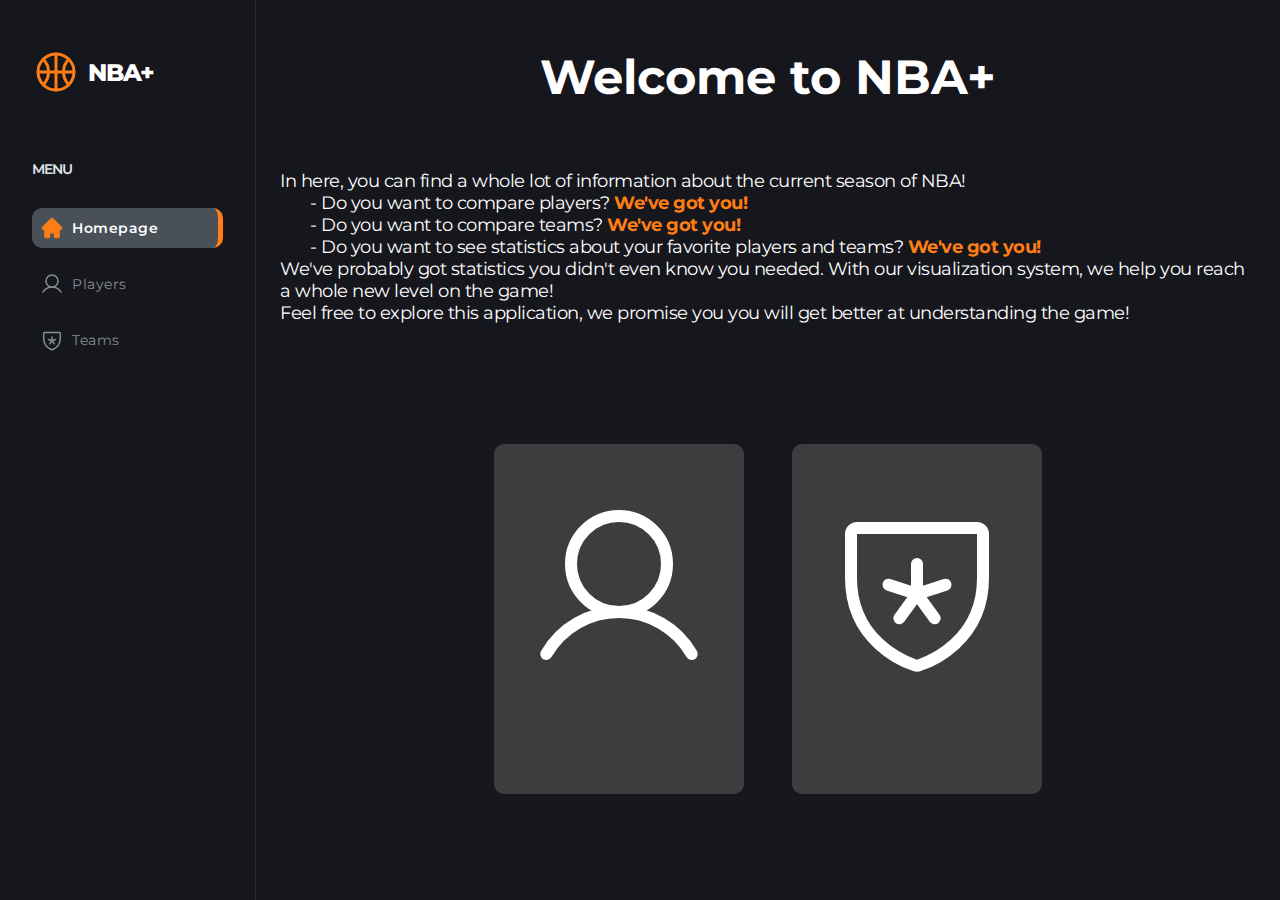
<file: Website/index.html>
<!DOCTYPE html>
<html lang="en">
  <head>
    <!-- Required meta tags -->
    <meta charset="utf-8" />
    <meta name="viewport" content="width=device-width, initial-scale=1" />

    <!-- Bootstrap CSS -->
    <link
      href="https://cdn.jsdelivr.net/npm/bootstrap@5.1.3/dist/css/bootstrap.min.css"
      rel="stylesheet"
      integrity="sha384-1BmE4kWBq78iYhFldvKuhfTAU6auU8tT94WrHftjDbrCEXSU1oBoqyl2QvZ6jIW3"
      crossorigin="anonymous"
    />

    <!-- MY CSS -->
    <link href="./CSS/globals.css" rel="stylesheet" />
    <link href="CSS/menu.css" rel="stylesheet" />
    <link href="CSS/homepage.css" rel="stylesheet" />
    <link href="CSS/breakpoints.css" rel="stylesheet" />

    <script type="text/javascript" src="http://d3js.org/d3.v6.js"></script>
    <title>NBA+</title>
  </head>
  <body onload="main('home')">
    <div class="main" id="body">
      <!-- GENERATED AUTOMATICALLY IN FILE renderMenu.js
        <nav>
        </nav>
      -->
      <main>
        <h1>Welcome to NBA<span>+</span></h1>
        <article class="introduction">
          <p>
            In here, you can find a whole lot of information about the current
            season of NBA!
          </p>
          <p class="list-paragraph">
            - Do you want to compare players? <span>We've got you!</span>
          </p>
          <p class="list-paragraph">
            - Do you want to compare teams? <span>We've got you!</span>
          </p>
          <p class="list-paragraph">
            - Do you want to see statistics about your favorite players and
            teams?
            <span>We've got you!</span>
          </p>
          <p>
            We've probably got statistics you didn't even know you needed. With
            our visualization system, we help you reach a whole new level on the
            game!
          </p>
          <p>
            Feel free to explore this application, we promise you you will get
            better at understanding the game!
          </p>
        </article>

        <div class="homepage-cards">
          <a
            class="card"
            id="players_card"
            title="Click to see Players"
            href="./players.html"
          >
            <svg
              xmlns="http://www.w3.org/2000/svg"
              width="192"
              height="192"
              fill="currentColor"
              viewBox="0 0 256 256"
            >
              <rect width="256" height="256" fill="none"></rect>
              <circle
                cx="128"
                cy="96"
                r="64"
                fill="none"
                stroke="currentColor"
                stroke-miterlimit="10"
                stroke-width="16"
              ></circle>
              <path
                d="M31,216a112,112,0,0,1,194,0"
                fill="none"
                stroke="currentColor"
                stroke-linecap="round"
                stroke-linejoin="round"
                stroke-width="16"
              ></path>
            </svg>
          </a>
          <a
            class="card"
            id="teams_card"
            title="Click to see Teams"
            href="./teams.html"
          >
            <svg
              xmlns="http://www.w3.org/2000/svg"
              width="192"
              height="192"
              fill="currentColor"
              viewBox="0 0 256 256"
            >
              <rect width="256" height="256" fill="none"></rect>
              <path
                d="M40,114.7V56a8,8,0,0,1,8-8H208a8,8,0,0,1,8,8v58.7c0,84-71.3,111.8-85.5,116.5a7.2,7.2,0,0,1-5,0C111.3,226.5,40,198.7,40,114.7Z"
                fill="none"
                stroke="currentColor"
                stroke-linecap="round"
                stroke-linejoin="round"
                stroke-width="16"
              ></path>
              <line
                x1="128"
                y1="96"
                x2="128"
                y2="136"
                fill="none"
                stroke="currentColor"
                stroke-linecap="round"
                stroke-linejoin="round"
                stroke-width="16"
              ></line>
              <line
                x1="90"
                y1="123.6"
                x2="128"
                y2="136"
                fill="none"
                stroke="currentColor"
                stroke-linecap="round"
                stroke-linejoin="round"
                stroke-width="16"
              ></line>
              <line
                x1="104.5"
                y1="168.4"
                x2="128"
                y2="136"
                fill="none"
                stroke="currentColor"
                stroke-linecap="round"
                stroke-linejoin="round"
                stroke-width="16"
              ></line>
              <line
                x1="151.5"
                y1="168.4"
                x2="128"
                y2="136"
                fill="none"
                stroke="currentColor"
                stroke-linecap="round"
                stroke-linejoin="round"
                stroke-width="16"
              ></line>
              <line
                x1="166"
                y1="123.6"
                x2="128"
                y2="136"
                fill="none"
                stroke="currentColor"
                stroke-linecap="round"
                stroke-linejoin="round"
                stroke-width="16"
              ></line>
            </svg>
          </a>
        </div>
      </main>
    </div>

    <!-- BOOTSTRAP -->
    <!-- Option 1: Bootstrap Bundle with Popper -->
    <script
      src="https://cdn.jsdelivr.net/npm/bootstrap@5.1.3/dist/js/bootstrap.bundle.min.js"
      integrity="sha384-ka7Sk0Gln4gmtz2MlQnikT1wXgYsOg+OMhuP+IlRH9sENBO0LRn5q+8nbTov4+1p"
      crossorigin="anonymous"
    ></script>

    <!-- MY JS -->
    <script src="./JS/homepage.js"></script>
    <script src="./JS/renderMenu.js"></script>
    <script src="./JS/script.js" lang="javascript"></script>
  </body>
</html>
</file>
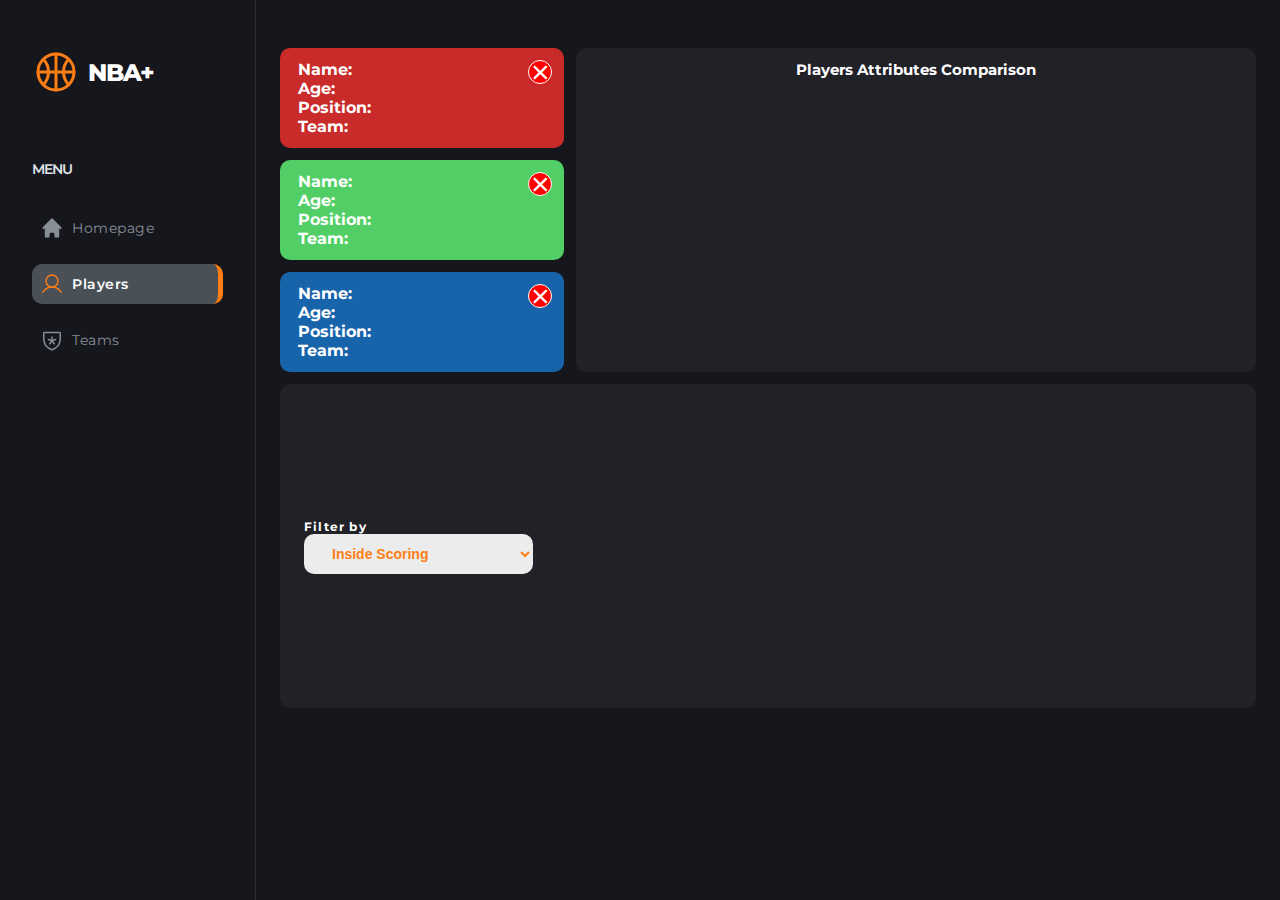
<file: Website/player.html>
<!DOCTYPE html>
<html lang="en">
  <head>
    <!-- Required meta tags -->
    <meta charset="utf-8" />
    <meta name="viewport" content="width=device-width, initial-scale=1" />

    <!-- Bootstrap CSS -->
    <link
      href="https://cdn.jsdelivr.net/npm/bootstrap@5.1.3/dist/css/bootstrap.min.css"
      rel="stylesheet"
      integrity="sha384-1BmE4kWBq78iYhFldvKuhfTAU6auU8tT94WrHftjDbrCEXSU1oBoqyl2QvZ6jIW3"
      crossorigin="anonymous"
    />

    <!-- MY CSS -->
    <link href="./CSS/globals.css" rel="stylesheet" />
    <link href="CSS/menu.css" rel="stylesheet" />
    <link href="CSS/player.css" rel="stylesheet" />
    <link href="CSS/breakpoints.css" rel="stylesheet" />

    <script type="text/javascript" src="http://d3js.org/d3.v6.js"></script>
    <title>NBA+</title>
  </head>
  <body onload="main('player')">
    <div class="main" id="body">
      <!-- GENERATED AUTOMATICALLY IN FILE renderMenu.js
        <nav>
        </nav>
      -->
      <main class="player_main" id="player_main">
        <section class="players_compare_section">
          <ul id="player_attributes" class="player_attributes first">
            <li><p id="player1_name">Name:</p></li>
            <li><p id="player1_age">Age:</p></li>
            <li><p id="player1_position">Position:</p></li>
            <li><p id="player1_team">Team:</p></li>
            <li>
              <button id="player1_remove" class="player_remove">&times;</button>
            </li>
          </ul>
          <ul id="player2_attributes" class="player_attributes second">
            <li><p id="player2_name">Name:</p></li>
            <li><p id="player2_age">Age:</p></li>
            <li><p id="player2_position">Position:</p></li>
            <li><p id="player2_team">Team:</p></li>
            <li>
              <button id="player2_remove" class="player_remove">&times;</button>
            </li>
          </ul>
          <ul id="player3_attributes" class="player_attributes third">
            <li><p id="player3_name">Name:</p></li>
            <li><p id="player3_age">Age:</p></li>
            <li><p id="player3_position">Position:</p></li>
            <li><p id="player3_team">Team:</p></li>
            <li>
              <button id="player3_remove" class="player_remove">&times;</button>
            </li>
          </ul>
          <section class="radarPlot">
            <h2>Players Attributes Comparison</h2>
            <div id="radarPlotContainer"></div>
          </section>
          <section class="barPlot">
            <h2 id="barPlotTitle"></h2>

            <div class="barPlotFilter">
              <p>Filter by</p>
              <select id="barPlotFilter" class="filterSelect">
                <option value="insideScoring">Inside Scoring</option>
                <option value="outsideScoring">Outside Scoring</option>
                <option value="freeThrow">Free Throw</option>
                <option value="playmaking">Playmaking</option>
                <option value="rebounding">Rebounding</option>
                <option value="blocking">Blocking</option>
                <option value="stealing">Stealing</option>
              </select>
            </div>

            <div id="barPlot"></div>
          </section>
          <!-- <section class="courtPlot">
            <h2>Courts</h2>
            <div id="player1_court" class="player_court first"></div>
            <div id="player2_court" class="player_court second"></div>
            <div id="player3_court" class="player_court third"></div>
          </section> -->
        </section>
      </main>

      <!-- Modal -->
      <div class="modal" id="modal">
        <div class="modal-header">
          <div class="title">Add Player to compare</div>
          <button data-close-button class="close-button">&times;</button>
        </div>
        <div class="modal-body">
          <form autocomplete="off" class="autocompleteForm">
            <input
              class="player_input"
              placeholder="Search by player name..."
              type="text"
              id="player_modal_input"
            />
            <ul class="players_list" id="players_modal_list"></ul>
          </form>
        </div>
      </div>
      <div id="overlay"></div>
    </div>

    <!-- BOOTSTRAP -->
    <!-- Option 1: Bootstrap Bundle with Popper -->
    <script
      src="https://cdn.jsdelivr.net/npm/bootstrap@5.1.3/dist/js/bootstrap.bundle.min.js"
      integrity="sha384-ka7Sk0Gln4gmtz2MlQnikT1wXgYsOg+OMhuP+IlRH9sENBO0LRn5q+8nbTov4+1p"
      crossorigin="anonymous"
    ></script>

    <!-- MY JS -->
    <script src="./JS/renderMenu.js"></script>
    <script src="./data/teamsData.js"></script>
    <script src="./data/playersData.js"></script>
    <script src="./JS/player.js"></script>
    <script src="./JS/players.js"></script>
    <script src="./JS/draw.js"></script>
    <script src="./JS/script.js" lang="javascript"></script>
  </body>
</html>
</file>
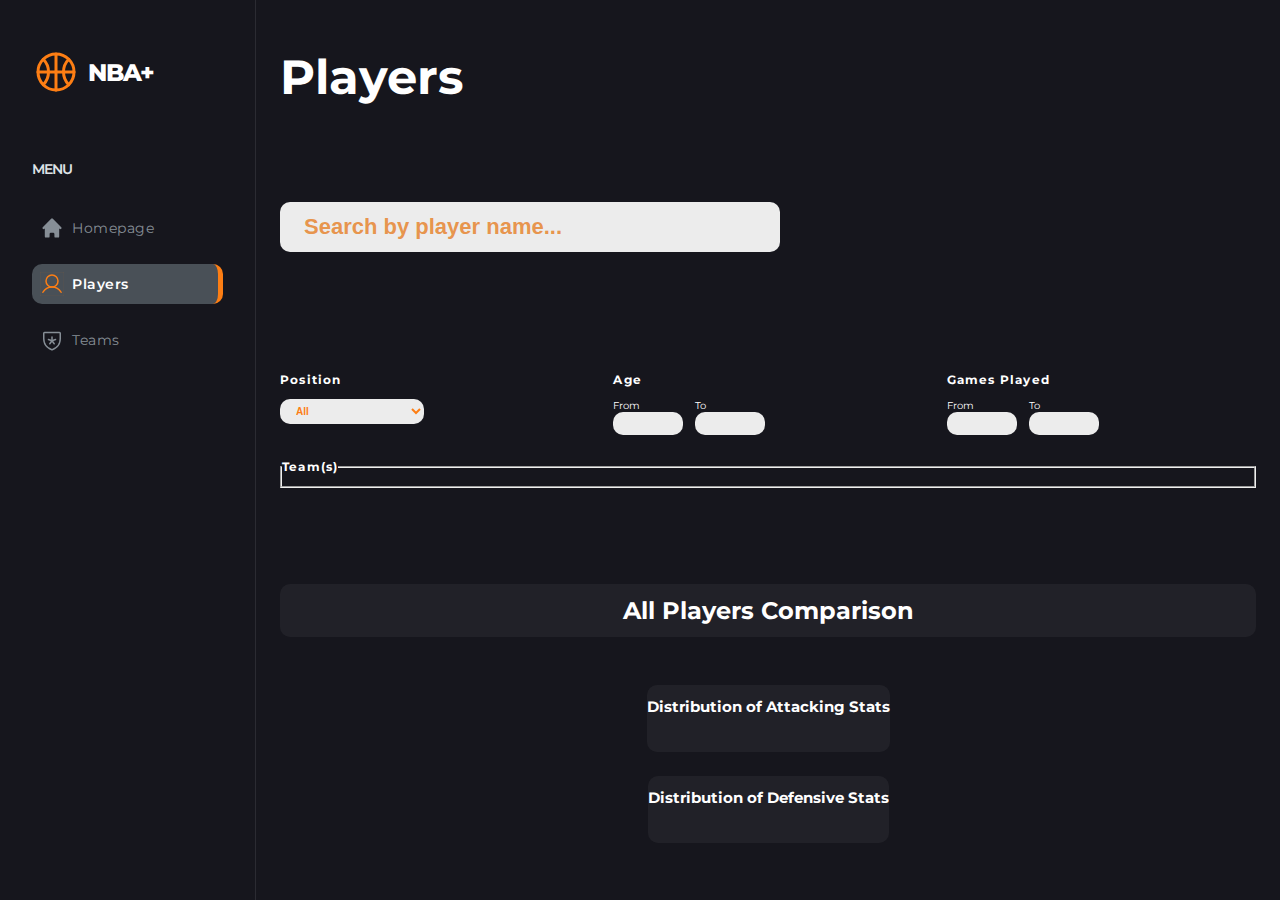
<file: Website/players.html>
<!DOCTYPE html>
<html lang="en">
  <head>
    <!-- Required meta tags -->
    <meta charset="utf-8" />
    <meta name="viewport" content="width=device-width, initial-scale=1" />

    <!-- Bootstrap CSS -->
    <link
      href="https://cdn.jsdelivr.net/npm/bootstrap@5.1.3/dist/css/bootstrap.min.css"
      rel="stylesheet"
      integrity="sha384-1BmE4kWBq78iYhFldvKuhfTAU6auU8tT94WrHftjDbrCEXSU1oBoqyl2QvZ6jIW3"
      crossorigin="anonymous"
    />

    <!-- MY CSS -->
    <link href="./CSS/globals.css" rel="stylesheet" />
    <link href="CSS/menu.css" rel="stylesheet" />
    <link href="CSS/players.css" rel="stylesheet" />
    <link href="CSS/breakpoints.css" rel="stylesheet" />

    <script type="text/javascript" src="http://d3js.org/d3.v6.js"></script>
    <title>NBA+</title>
  </head>
  <body onload="main('players')">
    <div class="main" id="body">
      <!-- GENERATED AUTOMATICALLY IN FILE renderMenu.js
        <nav>
        </nav>
      -->
      <main>
        <h1>Players</h1>
        <form autocomplete="off" class="autocompleteForm">
          <input
            class="player_input"
            placeholder="Search by player name..."
            type="text"
            id="player_input"
          />
          <ul class="players_list" id="players_list"></ul>
        </form>
        <section class="allPlayersComparisons">
          <div class="parallelFilters">
            <div>
              <p>Position</p>
              <select id="parallelPosition">
                <option value="all">All</option>
                <option value="C">Center (C)</option>
                <option value="PF">Power Forward (PF)</option>
                <option value="SF">Small Forward (SF)</option>
                <option value="PG">Point Guard (PG)</option>
                <option value="SG">Shooting Guard (SG)</option>
              </select>
            </div>

            <div class="numberInput">
              <p>Age</p>
              <div>
                <div>
                  <p>From</p>
                  <input type="number" id="min_age" min="0" />
                </div>
                <div>
                  <p>To</p>
                  <input type="number" id="max_age" max="150" />
                </div>
              </div>
            </div>

            <div class="numberInput">
              <p>Games Played</p>
              <div>
                <div>
                  <p>From</p>
                  <input type="number" id="min_games" min="0" />
                </div>
                <div>
                  <p>To</p>
                  <input type="number" id="max_games" max="150" />
                </div>
              </div>
            </div>

            <div>
              <fieldset id="parallelTeam">
                <legend>Team(s)</legend>
              </fieldset>
            </div>
          </div>

          <section class="paralelPlayersSection" style="position: relative">
            <h2>All Players Comparison</h2>
            <div id="paralelPlayers"></div>
          </section>
          <section class="boxPlotSection">
            <div>
              <h2>Distribution of Attacking Stats</h2>
              <div id="boxPlotAttack"></div>
            </div>

            <div>
              <h2>Distribution of Defensive Stats</h2>
              <div id="boxPlotDefense"></div>
            </div>
          </section>
        </section>
      </main>
    </div>

    <!-- BOOTSTRAP -->
    <!-- Option 1: Bootstrap Bundle with Popper -->
    <script
      src="https://cdn.jsdelivr.net/npm/bootstrap@5.1.3/dist/js/bootstrap.bundle.min.js"
      integrity="sha384-ka7Sk0Gln4gmtz2MlQnikT1wXgYsOg+OMhuP+IlRH9sENBO0LRn5q+8nbTov4+1p"
      crossorigin="anonymous"
    ></script>

    <!-- MY JS -->
    <script src="./JS/renderMenu.js"></script>
    <script src="./JS/players.js"></script>
    <script src="./data/teamsData.js"></script>
    <script src="./JS/script.js" lang="javascript"></script>
  </body>
</html>
</file>
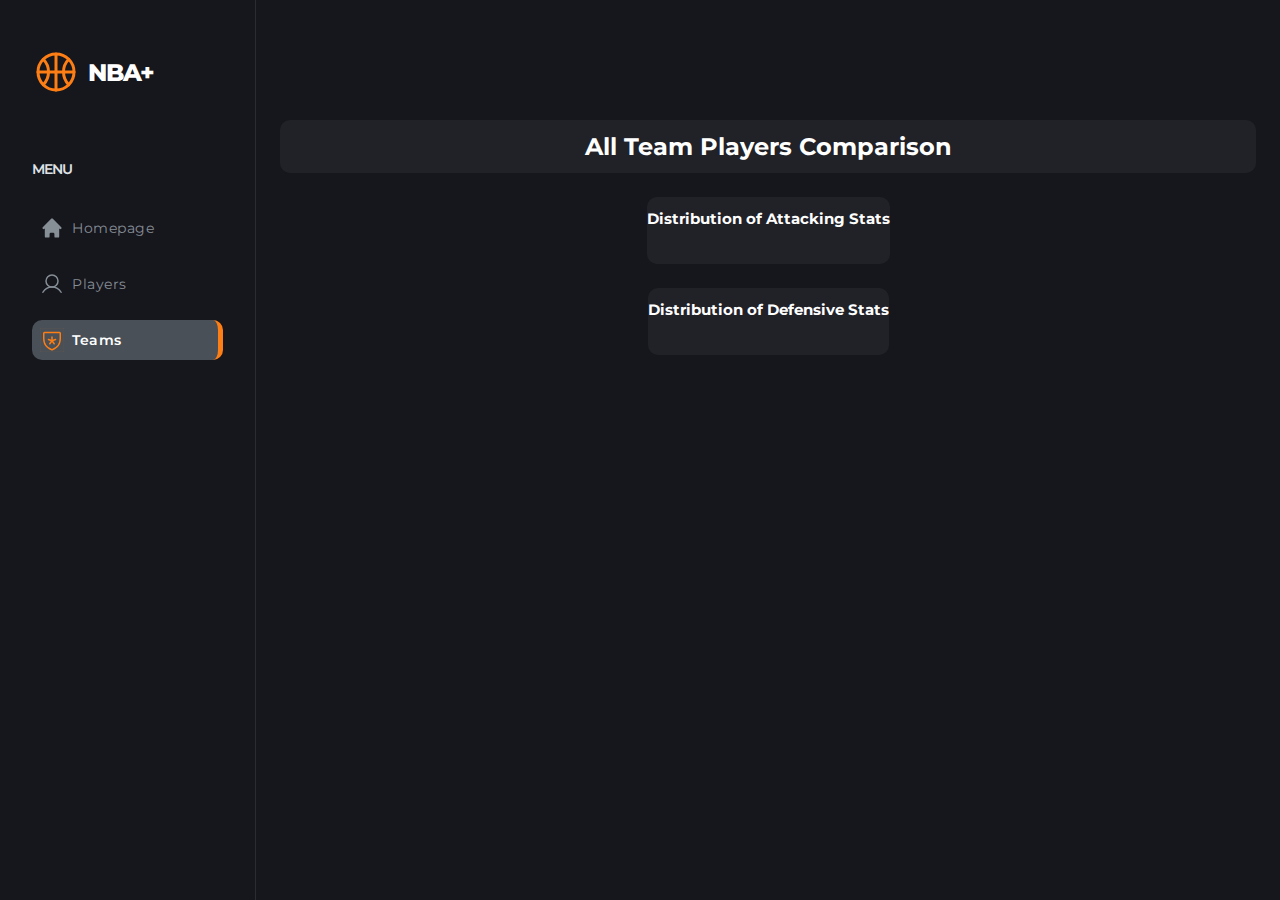
<file: Website/team.html>
<!DOCTYPE html>
<html lang="en">
  <head>
    <!-- Required meta tags -->
    <meta charset="utf-8" />
    <meta name="viewport" content="width=device-width, initial-scale=1" />

    <!-- Bootstrap CSS -->
    <link
      href="https://cdn.jsdelivr.net/npm/bootstrap@5.1.3/dist/css/bootstrap.min.css"
      rel="stylesheet"
      integrity="sha384-1BmE4kWBq78iYhFldvKuhfTAU6auU8tT94WrHftjDbrCEXSU1oBoqyl2QvZ6jIW3"
      crossorigin="anonymous"
    />

    <!-- MY CSS -->
    <link href="./CSS/globals.css" rel="stylesheet" />
    <link href="CSS/menu.css" rel="stylesheet" />
    <link href="CSS/team.css" rel="stylesheet" />
    <link href="CSS/breakpoints.css" rel="stylesheet" />

    <script type="text/javascript" src="http://d3js.org/d3.v6.js"></script>
    <title>NBA+</title>
  </head>
  <body onload="main('team')">
    <div class="main" id="body">
      <!-- GENERATED AUTOMATICALLY IN FILE renderMenu.js
        <nav>
        </nav>
      -->

      <main class="team_main" id="team_main">
        <section id="teamInfoDiv" class="teamInfoDiv"></section>
        <section class="paralelPlayersSection" style="position: relative">
          <h2>All Team Players Comparison</h2>
          <div id="team_line_graph_id"></div>
        </section>
        <section class="boxPlotSection">
          <div>
            <h2>Distribution of Attacking Stats</h2>
            <div id="boxPlotAttackTeam"></div>
          </div>

          <div>
            <h2>Distribution of Defensive Stats</h2>
            <div id="boxPlotDefenseTeam"></div>
          </div>
        </section>
      </main>
    </div>

    <!-- BOOTSTRAP -->
    <!-- Option 1: Bootstrap Bundle with Popper -->
    <script
      src="https://cdn.jsdelivr.net/npm/bootstrap@5.1.3/dist/js/bootstrap.bundle.min.js"
      integrity="sha384-ka7Sk0Gln4gmtz2MlQnikT1wXgYsOg+OMhuP+IlRH9sENBO0LRn5q+8nbTov4+1p"
      crossorigin="anonymous"
    ></script>

    <!-- MY JS -->
    <script src="./JS/renderMenu.js"></script>
    <script src="./data/teamsData.js"></script>
    <script src="./JS/team.js"></script>
    <script src="./data/teamData.js"></script>
    <script src="./JS/draw.js"></script>
    <script src="./JS/script.js" lang="javascript"></script>
  </body>
</html>
</file>
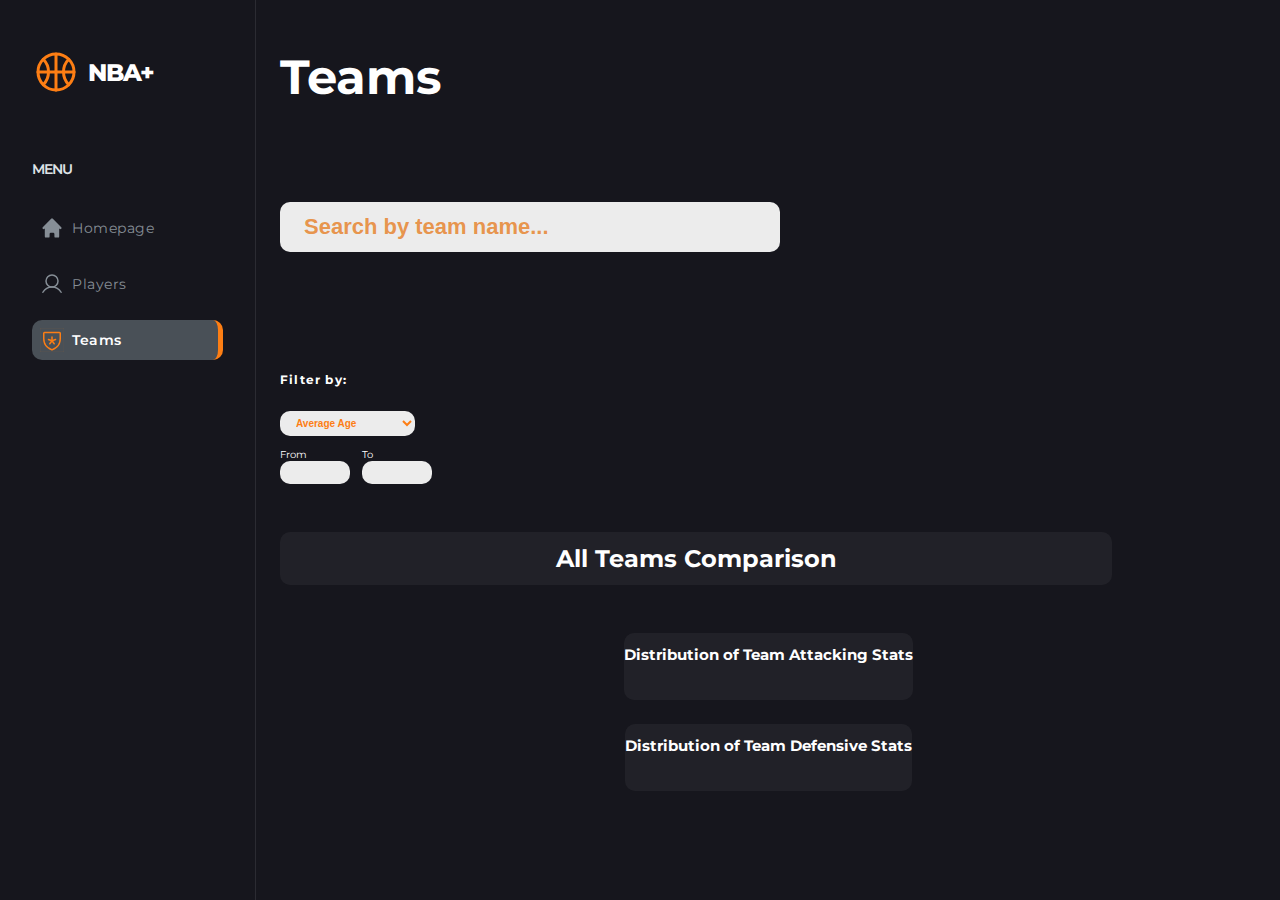
<file: Website/teams.html>
<!DOCTYPE html>
<html lang="en">
  <head>
    <!-- Required meta tags -->
    <meta charset="utf-8" />
    <meta name="viewport" content="width=device-width, initial-scale=1" />

    <!-- Bootstrap CSS -->
    <link
      href="https://cdn.jsdelivr.net/npm/bootstrap@5.1.3/dist/css/bootstrap.min.css"
      rel="stylesheet"
      integrity="sha384-1BmE4kWBq78iYhFldvKuhfTAU6auU8tT94WrHftjDbrCEXSU1oBoqyl2QvZ6jIW3"
      crossorigin="anonymous"
    />

    <!-- MY CSS -->
    <link href="./CSS/globals.css" rel="stylesheet" />
    <link href="CSS/menu.css" rel="stylesheet" />
    <link href="CSS/teams.css" rel="stylesheet" />
    <link href="CSS/breakpoints.css" rel="stylesheet" />

    <script type="text/javascript" src="http://d3js.org/d3.v6.js"></script>
    <title>NBA+</title>
  </head>
  <body onload="main('teams')">
    <div class="main" id="body">
      <!-- GENERATED AUTOMATICALLY IN FILE renderMenu.js
        <nav>
        </nav>
      -->
      <main>
        <h1>Teams</h1>
        <form autocomplete="off" class="autocompleteForm">
          <input
            class="team_input"
            placeholder="Search by team name..."
            type="text"
            id="team_input"
          />
          <ul class="team_list" id="team_list"></ul>
        </form>
        <section class="allTeamsComparison">
          <div id="teamsFilters" class="teamsFilters">
            <p>Filter by:</p>
            <select id="filter_selection">
              <option value="Age">Average Age</option>
              <option value="PTS">Average Points</option>
              <option value="BLK">Average Blocks</option>
              <option value="AST">Average Assists</option>
              <option value="TOV">Average Turnovers</option>
              <option value="TRB">Average Rebounds</option>
            </select>

            <div class="numberInput">
              <div>
                <div>
                  <p>From</p>
                  <input type="number" id="from_field" min="0" />
                </div>
                <div>
                  <p>To</p>
                  <input type="number" id="to_field" max="150" />
                </div>
              </div>
            </div>
          </div>
          <section class="paralelTeamsSection" style="position: relative">
            <h2>All Teams Comparison</h2>
            <div id="team_line_graph_id"></div>
          </section>
          <section class="boxPlotSection">
            <div>
              <h2>Distribution of Team Attacking Stats</h2>
              <div id="off_div"></div>
            </div>

            <div>
              <h2>Distribution of Team Defensive Stats</h2>
              <div id="def_div"></div>
            </div>
          </section>
        </section>
      </main>
    </div>

    <!-- BOOTSTRAP -->
    <!-- Option 1: Bootstrap Bundle with Popper -->
    <script
      src="https://cdn.jsdelivr.net/npm/bootstrap@5.1.3/dist/js/bootstrap.bundle.min.js"
      integrity="sha384-ka7Sk0Gln4gmtz2MlQnikT1wXgYsOg+OMhuP+IlRH9sENBO0LRn5q+8nbTov4+1p"
      crossorigin="anonymous"
    ></script>

    <!-- MY JS -->
    <script src="./JS/renderMenu.js"></script>
    <script src="./data/teamsData.js"></script>
    <script src="./data/teamData.js"></script>
    <script src="./JS/teams.js"></script>
    <script src="./JS/draw.js"></script>

    <script src="./JS/script.js" lang="javascript"></script>
  </body>
</html>
</file>
<file: Website/CSS/globals.css>
@import url("https://fonts.googleapis.com/css2?family=Montserrat:wght@400;500;600;700;800;900&display=swap");

/*
SPACING SYSTEM (px)
2 / 4 / 8 / 12 / 16 / 24 / 32 / 48 / 64 / 80 / 96 / 128

FONT SIZE SYSTEM (px)
10 / 12 / 14 / 16 / 18 / 20 / 24 / 30 / 36 / 44 / 52 / 62 / 74 / 86 / 98

main color: #fd7e14;
secondary color: #444;
background color: #212529;
*/

/* RESET */

*,
*::after,
*::before {
  margin: 0;
  padding: 0;
  box-sizing: border-box;
}

html {
  /*
  1rem -> 10px. By default this value is defined by each browser, and usually it is 16px
  font-size: 10px; -> This is not correct to do, because there are users that might have to increase the default value from 16px to something bigger,
                      and this way we are not allowing them, we are having a static value of 10px
  Instead:
  10px / 16px = 0.625 = 62.5% 
  */

  font-size: 62.5%;

  /* In the media queries, if we use propertys with rem, we then have only to change html font-size, instead of all the properties */

  /* Only works if there is nothing positioned absolutely in the body */
  overflow-x: hidden;
  scroll-behavior: smooth; /*Works only on chrome and firefox */
}

body {
  font-family: "Montserrat", sans-serif;
  color: #444;
  background-color: #16161d;
  min-width: 77rem;
}

.main {
  display: grid;
  grid-template-columns: 20% 1fr;
  min-height: 100vh;
}

main {
  padding: 4.8rem 2.4rem;
}

/* Modal */

.modal {
  position: fixed;
  top: 50%;
  left: 50%;
  transform: translate(-50%, -50%) scale(0);
  transition: 200ms ease-in-out;
  border: 1px solid black;
  border-radius: 1rem;
  z-index: 10;
  background-color: #222227;
  width: 80vw;
  min-width: 35rem;
  height: 50vh;
  display: block;
  overflow-y: auto;
}

.modal.active {
  transform: translate(-50%, -50%) scale(1);
}

.modal-header {
  padding: 1rem 1.5rem;
  display: flex;
  justify-content: space-between;
  align-items: center;
  border-bottom: 1px solid black;
}

.modal-header .title {
  font-size: 1.8rem;
  font-weight: bold;
  color: #fff;
}

.modal-header .close-button {
  cursor: pointer;
  border: none;
  outline: none;
  background: none;
  font-size: 1.8rem;
  font-weight: bold;
  color: #fff;
}

.modal-body {
  padding: 2.4rem 1.5rem;
}

#overlay {
  position: fixed;
  opacity: 0;
  transition: 200ms ease-in-out;
  top: 0;
  left: 0;
  right: 0;
  bottom: 0;
  background-color: rgba(0, 0, 0, 0.5);
  pointer-events: none;
}

#overlay.active {
  opacity: 1;
  pointer-events: all;
}
</file>
<file: Website/CSS/menu.css>
nav {
  grid-row: 1 / -1;
  border-right: 1px solid rgba(234, 237, 240, 0.1);
}

.sidemenu {
  padding: 4.8rem 3.2rem;
  display: flex;
  flex-direction: column;
  justify-content: center;
  align-items: flex-start;
}

.logo {
  width: 100%;
  margin-bottom: 6.4rem;
  display: flex;
  align-items: center;
  gap: 8px;
  cursor: pointer;
}

.logo-name {
  color: #fff;
  font-weight: 800;
  font-size: 24px;
  margin: 0;
  letter-spacing: -1px;
}

.menu {
  margin-bottom: 4.8rem;
  width: 100%;
}

.general {
  width: 100%;
}

.sub-menu-title {
  font-size: 1.4rem;
  color: #dee2e6;
  font-weight: 600;
  letter-spacing: -1px;
  margin-bottom: 3rem;
}

ul {
  padding-left: 0;
  list-style: none;
}

.menu-option {
  text-decoration: none;
  display: flex;
  gap: 8px;
  align-items: center;
  color: #868e96;
  font-size: 1.4rem;
  letter-spacing: 0.5px;
  margin-bottom: 1.6rem;
  padding: 0.8rem;
  cursor: pointer;
  border-radius: 1rem;
}

.menu-option svg {
  width: 2.4rem;
  height: 2.4rem;
  fill: #868e96;
}

.menu-option:hover {
  background-color: #495057;
  color: #fff;
}

.option--active {
  font-weight: 600;
  color: #fff;
  border-right: 5px solid #fd7e14;
  background-color: #495057;
}

.option--active svg {
  fill: #fd7e14;
  stroke: #fd7e14;
  color: #fd7e14;
}
</file>
<file: Website/CSS/homepage.css>
@import url("https://fonts.googleapis.com/css2?family=Lato:wght@700;900&display=swap");

main > h1 {
  color: #fff;
  font-size: 4.8rem;
  text-align: center;
  font-weight: bold;
  margin-bottom: 6.4rem;
}

.introduction {
  margin-bottom: 12rem;
}

.introduction > h1 > span {
  color: #fd7e14;
}

.introduction > p {
  color: #fff;
  font-size: 1.8rem;
  letter-spacing: -0.5px;
}

.introduction > p.list-paragraph {
  margin-left: 3rem;
}

.introduction > p > span {
  color: #fd7e14;
  font-weight: bold;
}

.homepage-cards {
  display: flex;
  justify-content: center;
  align-items: center;
  gap: 4.8rem;
}

.card:link,
.card:visited {
  padding: 2.4rem 1.2rem;
  border-radius: 1rem;
  background-color: #3d3d3d;
  color: #fff;
  text-align: center;
  font-size: 2.4rem;
  font-weight: bold;
  width: 25rem;
  height: 35rem;
  text-decoration: none;
  font-size: 2.4rem;
  transition: all 0.3s;
}

.card:hover,
.card:active {
  color: #fd7e14;
}

.card > svg {
  margin: 2.4rem auto;
}
</file>
<file: Website/CSS/breakpoints.css>
/*Below 1685px */
@media (max-width: 105em) {
  .player_attributes {
    grid-column: span 3;
  }

  .player_attributes.first {
    grid-row: 1/3;
  }
  .player_attributes.second {
    grid-row: 3/5;
  }
  .player_attributes.third {
    grid-row: 5/7;
  }

  .radarPlot {
    grid-column: 4 / 11;
    grid-row: 1 / 7;
    gap: 0;
  }

  .barPlot {
    grid-column: 1 / 11;
    grid-row: 7 / 13;
  }
}

/*Below 1344px (Smaller computers) */
@media (max-width: 84em) {
  .allPlayersComparisons {
    display: flex;
    flex-direction: column;
  }

  .paralelPlayersSection > div {
    width: 65vw;
    overflow-x: auto;
  }

  .boxPlotSection {
    grid-template-columns: 1fr;
    place-items: center;
  }

  .parallelFilters {
    display: grid;
    grid-template-columns: repeat(3, 1fr);
    gap: 2.4rem;
  }

  .parallelFilters > :last-child {
    grid-column: 1 / 4;
    margin-bottom: 4.8rem;
  }

  .parallelFilters > :last-child > fieldset {
    display: grid;
    grid-template-columns: repeat(5, 1fr);
    column-gap: 1.2rem;
  }

  .parallelFilters > :last-child > fieldset > legend {
    grid-column: 1 / 6;
  }

  .allTeamsComparison {
    display: flex;
    flex-direction: column;
  }

  .paralelTeamsSection {
    width: 65vw;
    overflow-x: auto;
  }

  .team_main {
    display: flex;
    flex-direction: column;
  }

  .team_main > .teamInfoDiv {
    justify-content: center;
    align-items: center;
    margin-bottom: 4.8rem;
  }
}

/*Below 1200px (Tablets on horizontal) */
@media (max-width: 75em) {
  .main {
    grid-template-columns: 22rem 1fr;
  }

  .player_attributes {
    grid-column: span 3;
    padding: 0.6rem 1rem;
    font-size: 1.2rem;
  }

  .player_attributes.first {
    grid-row: 1/3;
  }
  .player_attributes.second {
    grid-row: 1/3;
  }
  .player_attributes.third {
    grid-row: 1/3;
  }

  .radarPlot {
    grid-column: 1 / 11;
    grid-row: 3 / 8;
  }

  .barPlot {
    grid-column: 1 / 11;
    grid-row: 8 / 13;
    grid-template-columns: 1fr;
  }

  .barPlot > h2 {
    grid-column: 1;
  }
}

/*Below 944px (Tablets on vertical) */
@media (max-width: 59em) {
  .teams_list {
    grid-template-columns: repeat(3, 1fr);
  }

  .parallelFilters > :last-child > fieldset {
    grid-template-columns: repeat(3, 1fr);
  }

  .parallelFilters > :last-child > fieldset > legend {
    grid-column: 1 / 4;
  }
}

/*Below 784px (Smaller Tablets) */
@media (max-width: 49em) {
  .teams_list {
    grid-template-columns: repeat(2, 1fr);
  }
}

/*Below 560px (Phones) */
@media (max-width: 35em) {
}
</file>
<file: Website/CSS/player.css>
.player_main > h1 {
  font-size: 3.2rem;
  margin-bottom: 4.8rem;
  color: #fff;
}

.players_compare_section {
  display: grid;
  grid-template-columns: repeat(10, 1fr);
  grid-template-rows: repeat(12, 1fr);
  gap: 1.2rem;
}

.radarPlot {
  position: relative;
  grid-column: 7 / 11;
  grid-row: 1 / 13;
  background-color: #d3d3d310;
  border-radius: 1rem;
  padding: 1.2rem 2.4rem;
  color: #fff;
  fill: #fff;
  display: flex;
  flex-direction: column;
  align-items: center;
  gap: 4.8rem;
}

.barPlot {
  position: relative;
  grid-column: 1 / 7;
  grid-row: 6 / 13;
  background-color: #d3d3d310;
  border-radius: 1rem;
  padding: 1.2rem 2.4rem;
  color: #fff;
  fill: #fff;
  display: grid;
  grid-template-columns: 1fr 3fr;
  column-gap: 1.2rem;
  row-gap: 4.8rem;
}

.barPlot > h2 {
  grid-column: 1 / 3;
}

#barPlot > svg {
  display: block;
  margin: 0 auto;
}

#radarPlotContainer {
  display: flex;
  flex-direction: column;
  justify-content: center;
  align-items: center;
}

.player_attributes {
  padding: 1.2rem 1.8rem;
  border-radius: 1rem;
  color: #fff;
  font-size: 1.6rem;
  grid-column: span 2;
  grid-row: 1/6;
  position: relative;
}

.player_attributes .player_remove {
  background-color: red;
  border: 1px solid #fff;
  color: #fff;
  font-size: 3.2rem;
  border-radius: 100%;
  height: 2.4rem;
  width: 2.4rem;
  display: flex;
  justify-content: center;
  align-items: center;
  position: absolute;
  top: 1.2rem;
  right: 1.2rem;
}

.player_attributes.first {
  background-color: #c92a2a;
}
.player_attributes.second {
  background-color: #51cf66;
}
.player_attributes.third {
  background-color: #1864ab;
}

.player_attributes > li > p {
  font-weight: bold;
}

.player_attributes > li > p > span {
  font-weight: normal;
  margin-left: 1rem;
}

.player_attributes > li > p > a {
  font-weight: normal;
  margin-left: 1rem;
}

.player_attributes > li > p > a:link,
.player_attributes > li > p > a:visited {
  font-weight: normal;
  margin-left: 1rem;
  text-decoration: underline;
  transition: all 0.3s;
  color: #fff;
}

.player_attributes > li > p > a:hover,
.player_attributes > li > p > a:active {
  color: rgba(230, 125, 34, 1);
}

/* .player_court {
  position: relative;
  grid-column: 7 / 11;
  grid-row: 1 / 4;
  background-color: #d3d3d310;
  border-radius: 1rem;
  padding: 1.2rem 2.4rem;
  color: #fff;
  fill: #fff;
  display: flex;
  flex-direction: column;
  align-items: center;
  gap: 4.8rem;
} */

.button_wrapper {
  width: 100%;
  height: 100%;
  display: flex;
  justify-content: center;
  align-items: center;
  flex-direction: column;
}

.button_add_player {
  border: 2px solid #fff;
  border-radius: 100%;
  background-color: transparent;
  margin: 0 auto;
  display: block;
}

.add_player_label {
  margin-top: 1.2rem;
  text-align: center;
}

#radarPlotContainer {
  position: relative;
}

.player_input {
  width: 50rem;
  padding: 1.2rem 2.4rem;
  font-size: 1.6rem;
  background-color: #ececec;
  border-radius: 1rem;
  color: #fd7e14;
  font-weight: bold;
  border: 0;
  margin-bottom: 4.8rem;
}

.player_input::placeholder {
  color: rgba(230, 125, 34, 0.8);
}

.player_input:focus {
  outline: none;
  box-shadow: 0 0 0 0.5rem rgba(230, 125, 34, 0.5);
}

.players_list {
  list-style: none;
  display: flex;
  flex-direction: row;
  gap: 1.2rem;
  flex-wrap: wrap;
}

.plist-item {
  color: #fff;
  font-size: 1.4rem;
}

.plist-item > a,
.plist-item > p {
  display: flex;
}

.plist-item > p,
.plist-item > a:link,
.plist-item > a:visited {
  padding: 2.4rem 1.2rem;
  border-radius: 1rem;
  background-color: #3d3d3d;
  text-align: center;
  text-decoration: none;
  font-size: 1.4rem;
  transition: all 0.3s;
}

.plist-item > p:hover,
.plist-item > a:hover,
.plist-item > a:active {
  box-shadow: 0 0 0 0.2rem rgba(230, 125, 34, 0.8);
  cursor: pointer;
}

.plist-item > p > b,
.plist-item > a > b {
  margin: 0;
  color: #fd7e14;
}

.plist-item > p > p,
.plist-item > a > p {
  margin: 0;
  color: #fecba1;
}

.barPlotFilter > p {
  font-weight: bold;
  font-size: 1.2rem;
  letter-spacing: 1.2px;
}

.filterSelect {
  width: 100%;
  height: 4rem;
  padding: 1rem 2.4rem;
  font-size: 1.4rem;
  background-color: #ececec;
  border-radius: 1rem;
  color: #fd7e14;
  font-weight: bold;
  border: 0;
  margin-bottom: 4.8rem;
}

.filterSelect::placeholder {
  color: rgba(230, 125, 34, 0.8);
}

.filterSelect:focus {
  outline: none;
  box-shadow: 0 0 0 0.5rem rgba(230, 125, 34, 0.5);
}
</file>
<file: Website/CSS/players.css>
.main > main > h1 {
  color: #fff;
  font-size: 4.8rem;
  margin-bottom: 9.6rem;
}

.player_input {
  width: 50rem;
  padding: 1.2rem 2.4rem;
  font-size: 2.2rem;
  background-color: #ececec;
  border-radius: 1rem;
  color: #fd7e14;
  font-weight: bold;
  border: 0;
  margin-bottom: 4.8rem;
}

.player_input::placeholder {
  color: rgba(230, 125, 34, 0.8);
}

.player_input:focus {
  outline: none;
  box-shadow: 0 0 0 0.5rem rgba(230, 125, 34, 0.5);
}

.players_list {
  list-style: none;
  display: flex;
  flex-direction: row;
  gap: 1.2rem;
  flex-wrap: wrap;
  margin-bottom: 7.2rem;
}

.plist-item {
  color: #fff;
  font-size: 1.4rem;
}

.plist-item > a {
  display: flex;
}

.plist-item > a:link,
.plist-item > a:visited {
  padding: 2.4rem 1.2rem;
  border-radius: 1rem;
  background-color: #3d3d3d;
  text-align: center;
  text-decoration: none;
  font-size: 2rem;
  transition: all 0.3s;
}

.plist-item > a:hover,
.plist-item > a:active {
  box-shadow: 0 0 0 0.2rem rgba(230, 125, 34, 0.8);
}

.plist-item > a > b {
  margin: 0;
  color: #fd7e14;
}

.plist-item > a > p {
  margin: 0;
  color: #fecba1;
}

.allPlayersComparisons {
  display: grid;
  grid-template-columns: 1fr 6fr;
  grid-template-rows: repeat(2, 1fr);
  gap: 4.8rem;
  color: #fff;
}

.parallelFilters {
  grid-column: 1 / 2;
  grid-row: 1 / 3;
  display: flex;
  flex-direction: column;
  gap: 3.2rem;
}

.parallelFilters > div > p,
.parallelFilters > div > fieldset > legend {
  font-weight: bold;
  font-size: 1.2rem;
  letter-spacing: 1.2px;
  color: #fff;
  margin-bottom: 1.2rem;
}

.parallelFilters > div > fieldset {
  display: flex;
  flex-direction: column;
  flex-wrap: wrap;
  gap: 0.5rem;
}

.parallelFilters > div > fieldset > div {
  color: #fff;
  font-size: 9px;
  cursor: pointer;
  display: flex;
  align-items: center;
  gap: 1.2rem;
}

.parallelFilters > div > fieldset > div > * {
  cursor: pointer;
}

.paralelPlayersSection {
  grid-column: 2 / 3;
  display: grid;
  grid-template-columns: 1fr;
  place-items: center;

  background-color: #d3d3d310;
  border-radius: 1rem;
  padding: 1.2rem 2.4rem;
}

.paralelPlayersSection > h2 {
  color: #fff;
  font-size: 2.4rem;
}

.boxPlotSection {
  display: grid;
  gap: 2.4rem;
  grid-template-columns: repeat(2, 1fr);
}

.boxPlotSection > div {
  background-color: #d3d3d310;
  border-radius: 1rem;
  padding: 1.2rem 0;
}

.boxPlotSection > div {
  display: flex;
  flex-direction: column;
  justify-content: flex-start;
  align-items: center;
  gap: 2.4rem;
}

#parallelPosition {
  padding: 0.6rem 1.2rem;
  font-size: 1rem;
  background-color: #ececec;
  border-radius: 1rem;
  color: #fd7e14;
  font-weight: bold;
  border: 0;
}

#parallelPosition::placeholder {
  color: rgba(230, 125, 34, 0.8);
}

#parallelPosition:focus {
  outline: none;
  box-shadow: 0 0 0 0.5rem rgba(230, 125, 34, 0.5);
}

.numberInput > div {
  display: flex;
  gap: 1.2rem;
}

.numberInput > div input {
  padding: 0.6rem 1.2rem;
  font-size: 1rem;
  background-color: #ececec;
  border-radius: 1rem;
  color: #fd7e14;
  font-weight: bold;
  border: 0;
  width: 7rem;
}

.numberInput > div input::placeholder {
  color: rgba(230, 125, 34, 0.8);
}

.numberInput > div input:focus {
  outline: none;
  box-shadow: 0 0 0 0.5rem rgba(230, 125, 34, 0.5);
}
</file>
<file: Website/CSS/team.css>
.team_main {
  color: #fff;
  display: grid;
  grid-template-columns: repeat(8, 1fr);
  gap: 2.4rem;
}

.teamInfoDiv {
  grid-column: 1 / 3;
  display: flex;
  flex-direction: column;
  gap: 2.4rem;
}

.teamInfoDiv h1 {
  font-size: 3.2rem;
  color: #fff;
}

.teamInfoDiv img {
  display: block;
  width: 100%;
  height: auto;
  max-width: 30rem;
  min-width: 20rem;
}

.paralelPlayersSection {
  grid-column: 3 / 9;
  display: grid;
  grid-template-columns: 1fr;
  place-items: center;

  background-color: #d3d3d310;
  border-radius: 1rem;
  padding: 1.2rem 2.4rem;
}

.paralelPlayersSection > h2 {
  color: #fff;
  font-size: 2.4rem;
}

.boxPlotSection {
  grid-column: 1 / 9;
  display: grid;
  gap: 2.4rem;
  grid-template-columns: repeat(2, 1fr);
}

.boxPlotSection > div {
  background-color: #d3d3d310;
  border-radius: 1rem;
  padding: 1.2rem 0;
}

.boxPlotSection > div {
  display: flex;
  flex-direction: column;
  justify-content: flex-start;
  align-items: center;
  gap: 2.4rem;
}

/* .team_main #team_line_graph_id {
  grid-column: 3 / 9;
}

.team_main #def_div,
.team_main #off_div {
  grid-column: span 4;
} */
</file>
<file: Website/CSS/teams.css>
.main > main > h1 {
  color: #fff;
  font-size: 4.8rem;
  margin-bottom: 9.6rem;
}

.team_input {
  width: 50rem;
  padding: 1.2rem 2.4rem;
  font-size: 2.2rem;
  background-color: #ececec;
  border-radius: 1rem;
  color: #fd7e14;
  font-weight: bold;
  border: 0;
  margin-bottom: 4.8rem;
}

.team_input::placeholder {
  color: rgba(230, 125, 34, 0.8);
}

.team_input:focus {
  outline: none;
  box-shadow: 0 0 0 0.5rem rgba(230, 125, 34, 0.5);
}

.team_list {
  list-style: none;
  display: grid;
  grid-template-columns: repeat(5, 1fr);
  gap: 1.2rem;
  margin-bottom: 7.2rem;
}

.tlist-item {
  color: #fff;
  font-size: 1.4rem;
}

.tlist-item > a {
  display: flex;
  flex-direction: column;
  justify-content: space-between;
  align-items: center;
  gap: 4.8rem;
  min-height: 30rem;
}

.tlist-item > a:link,
.tlist-item > a:visited {
  padding: 2.4rem 1.2rem;
  border-radius: 1rem;
  background-color: #3d3d3d;
  text-align: center;
  text-decoration: none;
  font-size: 2rem;
  transition: all 0.3s;
}

.tlist-item > a:hover,
.tlist-item > a:active {
  box-shadow: 0 0 0 0.2rem rgba(230, 125, 34, 0.8);
}

.tlist-item > a > img {
  width: 50%;
  min-width: 10rem;
}

.tlist-item > a > p > b {
  margin: 0;
  color: #fd7e14;
}

.tlist-item > a > p > span {
  margin: 0;
  color: #fecba1;
}

.allTeamsComparison {
  display: grid;
  grid-template-columns: 1fr 6fr;
  grid-template-rows: repeat(2, 1fr);
  gap: 4.8rem;
  color: #fff;
}

.teamsFilters {
  grid-column: 1 / 2;
  grid-row: 1 / 3;
  display: flex;
  flex-direction: column;
  gap: 1.2rem;
}

.teamsFilters > p {
  font-weight: bold;
  font-size: 1.2rem;
  letter-spacing: 1.2px;
  color: #fff;
  margin-bottom: 1.2rem;
}

.teamsFilters > select {
  padding: 0.6rem 1.2rem;
  font-size: 1rem;
  background-color: #ececec;
  border-radius: 1rem;
  color: #fd7e14;
  font-weight: bold;
  border: 0;
  max-width: min-content;
}

.teamsFilters > select::placeholder {
  color: rgba(230, 125, 34, 0.8);
}

.teamsFilters > select::focus {
  outline: none;
  box-shadow: 0 0 0 0.5rem rgba(230, 125, 34, 0.5);
}

.paralelTeamsSection {
  grid-column: 2 / 3;
  display: grid;
  grid-template-columns: 1fr;
  place-items: center;

  background-color: #d3d3d310;
  border-radius: 1rem;
  padding: 1.2rem 2.4rem;
}

.paralelTeamsSection > h2 {
  color: #fff;
  font-size: 2.4rem;
}

.boxPlotSection {
  display: grid;
  gap: 2.4rem;
  grid-template-columns: repeat(2, 1fr);
}

.boxPlotSection > div {
  background-color: #d3d3d310;
  border-radius: 1rem;
  padding: 1.2rem 0;
}

.boxPlotSection > div {
  display: flex;
  flex-direction: column;
  justify-content: flex-start;
  align-items: center;
  gap: 2.4rem;
}

.numberInput > div {
  display: flex;
  gap: 1.2rem;
}

.numberInput > div input {
  padding: 0.6rem 1.2rem;
  font-size: 1rem;
  background-color: #ececec;
  border-radius: 1rem;
  color: #fd7e14;
  font-weight: bold;
  border: 0;
  width: 7rem;
}

.numberInput > div input::placeholder {
  color: rgba(230, 125, 34, 0.8);
}

.numberInput > div input:focus {
  outline: none;
  box-shadow: 0 0 0 0.5rem rgba(230, 125, 34, 0.5);
}
</file>
